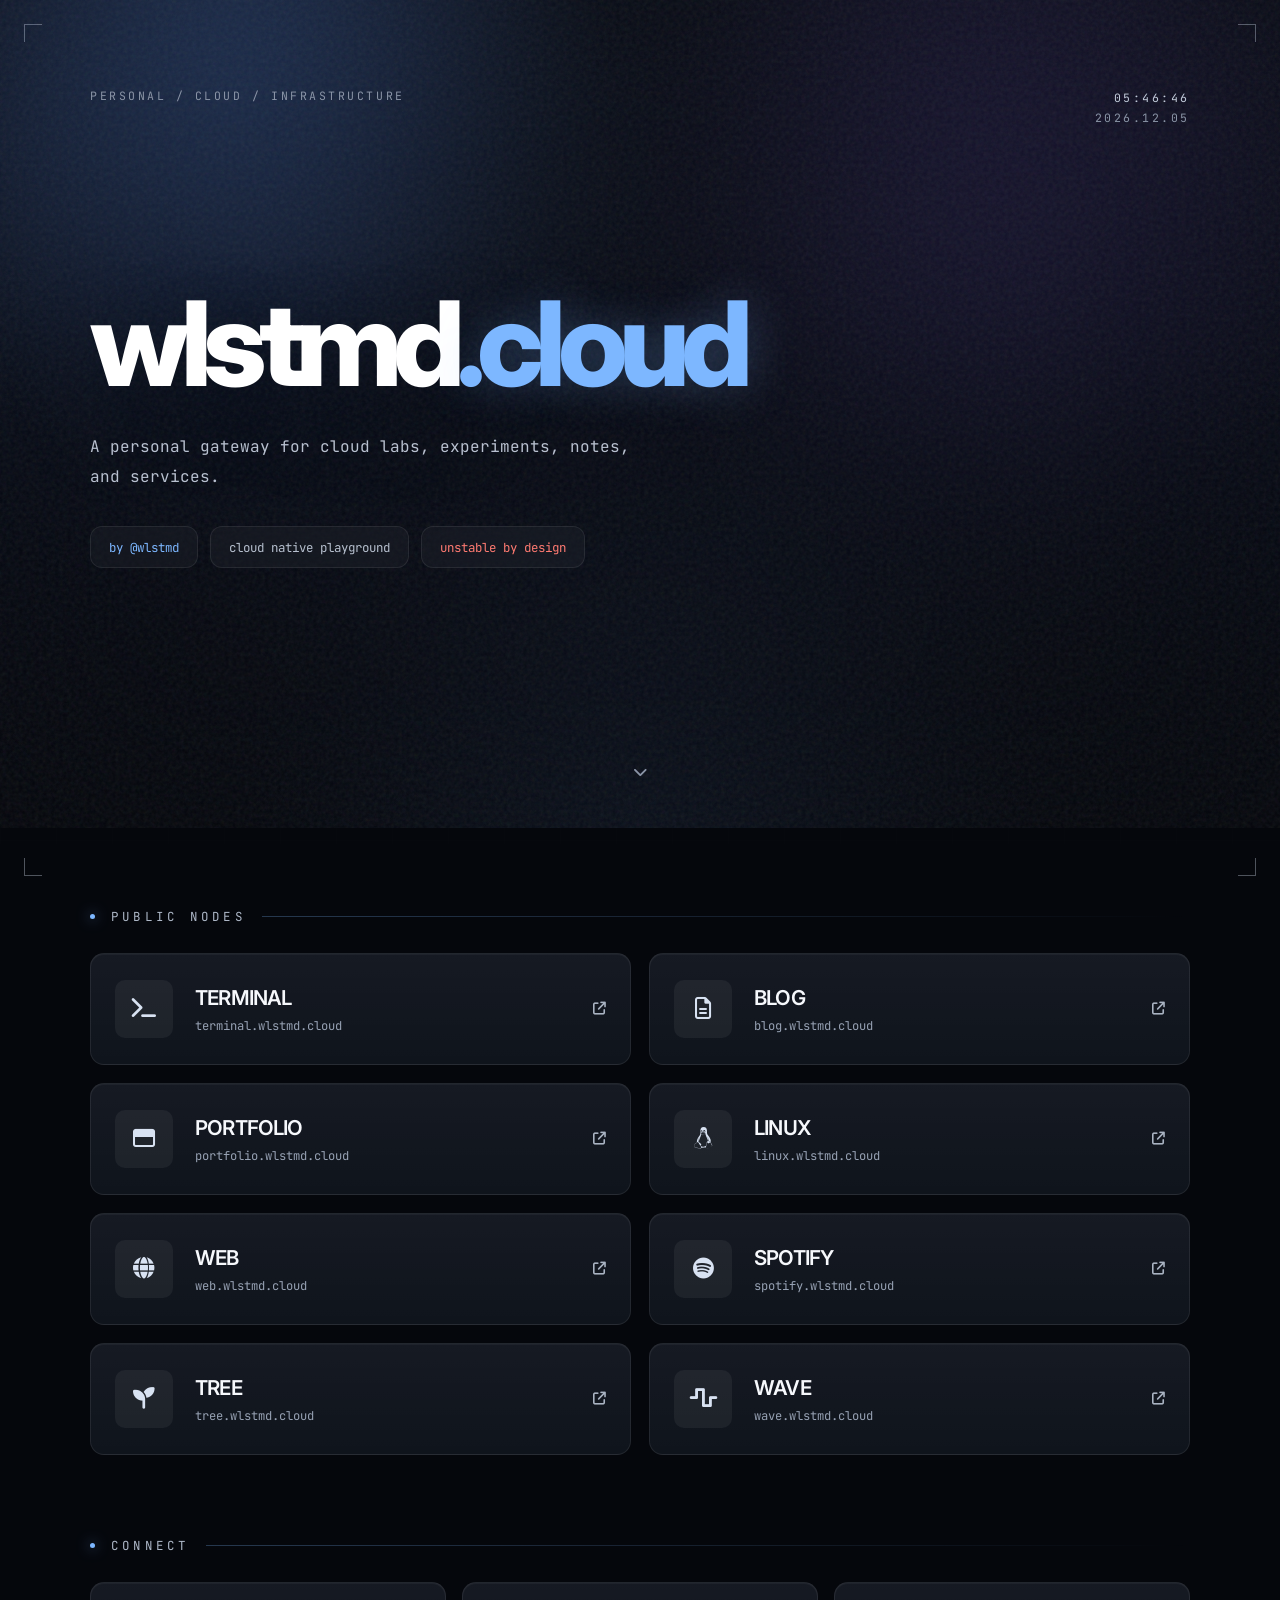
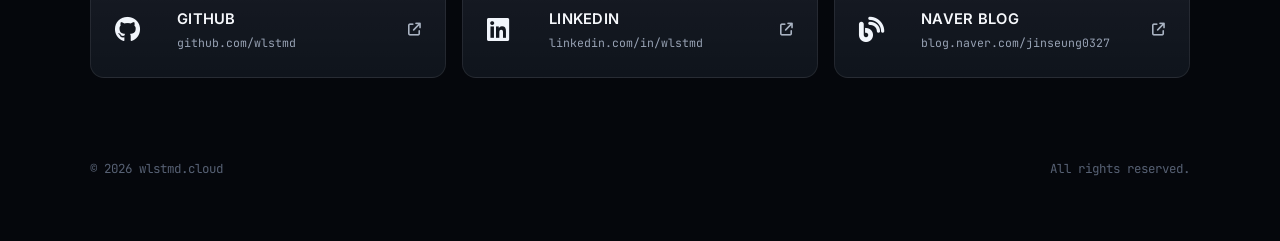
<file: index.html>
<!doctype html>
<html lang="en">
  <head>
    <meta charset="UTF-8" />
    <meta name="viewport" content="width=device-width, initial-scale=1.0" />
    <link rel="icon" href="./images/logo.png" />
    <link rel="stylesheet" href="./style.css" />
    <link
      rel="stylesheet"
      href="https://cdnjs.cloudflare.com/ajax/libs/font-awesome/6.4.2/css/all.min.css"
    />
    <title>Jinseung Yu</title>
  </head>

  <body>
    <div class="corner tl"></div>
    <div class="corner tr"></div>
    <div class="corner bl"></div>
    <div class="corner br"></div>

    <header class="hero">
      <div class="ambient"></div>
      <div class="grain"></div>

      <nav class="topbar">
        <span class="top-label">personal / cloud / infrastructure</span>
        <div class="clock-strip">
          <div id="clock"></div>
          <div id="date-str"></div>
        </div>
      </nav>

      <div class="hero-inner">
        <h1 class="domain-name">wlstmd<span>.cloud</span></h1>

        <p class="hero-desc">
          A personal gateway for cloud labs, experiments, notes, and services.
        </p>

        <div class="meta">
          <a href="https://github.com/wlstmd" target="_blank">by @wlstmd</a>
          <span>cloud native playground</span>
          <span class="danger">unstable by design</span>
        </div>
      </div>

      <a href="#nodes" class="scroll-down" aria-label="Scroll down">
        <i class="fa-solid fa-chevron-down"></i>
      </a>
    </header>

    <main class="container">
      <section id="nodes" class="section">
        <div class="section-title">
          <span></span>
          <p>public nodes</p>
        </div>

        <div class="sites-grid">
          <a
            href="https://terminal.wlstmd.cloud"
            target="_blank"
            class="site-card"
          >
            <div class="site-icon"><i class="fa-solid fa-terminal"></i></div>
            <div class="site-info">
              <strong>Terminal</strong>
              <small>terminal.wlstmd.cloud</small>
            </div>
            <i class="fa-solid fa-arrow-up-right-from-square arrow"></i>
          </a>

          <a href="https://blog.wlstmd.cloud" target="_blank" class="site-card">
            <div class="site-icon">
              <i class="fa-regular fa-file-lines"></i>
            </div>
            <div class="site-info">
              <strong>Blog</strong>
              <small>blog.wlstmd.cloud</small>
            </div>
            <i class="fa-solid fa-arrow-up-right-from-square arrow"></i>
          </a>

          <a
            href="https://portfolio.wlstmd.cloud"
            target="_blank"
            class="site-card"
          >
            <div class="site-icon">
              <i class="fa-regular fa-window-maximize"></i>
            </div>
            <div class="site-info">
              <strong>Portfolio</strong>
              <small>portfolio.wlstmd.cloud</small>
            </div>
            <i class="fa-solid fa-arrow-up-right-from-square arrow"></i>
          </a>

          <a
            href="https://linux.wlstmd.cloud"
            target="_blank"
            class="site-card"
          >
            <div class="site-icon"><i class="fa-brands fa-linux"></i></div>
            <div class="site-info">
              <strong>Linux</strong>
              <small>linux.wlstmd.cloud</small>
            </div>
            <i class="fa-solid fa-arrow-up-right-from-square arrow"></i>
          </a>

          <a href="https://web.wlstmd.cloud" target="_blank" class="site-card">
            <div class="site-icon"><i class="fa-solid fa-globe"></i></div>
            <div class="site-info">
              <strong>Web</strong>
              <small>web.wlstmd.cloud</small>
            </div>
            <i class="fa-solid fa-arrow-up-right-from-square arrow"></i>
          </a>

          <a
            href="https://spotify.wlstmd.cloud"
            target="_blank"
            class="site-card"
          >
            <div class="site-icon"><i class="fa-brands fa-spotify"></i></div>
            <div class="site-info">
              <strong>Spotify</strong>
              <small>spotify.wlstmd.cloud</small>
            </div>
            <i class="fa-solid fa-arrow-up-right-from-square arrow"></i>
          </a>

          <a href="https://tree.wlstmd.cloud" target="_blank" class="site-card">
            <div class="site-icon"><i class="fa-solid fa-seedling"></i></div>
            <div class="site-info">
              <strong>Tree</strong>
              <small>tree.wlstmd.cloud</small>
            </div>
            <i class="fa-solid fa-arrow-up-right-from-square arrow"></i>
          </a>

          <a href="https://wave.wlstmd.cloud" target="_blank" class="site-card">
            <div class="site-icon"><i class="fa-solid fa-wave-square"></i></div>
            <div class="site-info">
              <strong>Wave</strong>
              <small>wave.wlstmd.cloud</small>
            </div>
            <i class="fa-solid fa-arrow-up-right-from-square arrow"></i>
          </a>
        </div>
      </section>

      <section class="section connect-section">
        <div class="section-title">
          <span></span>
          <p>connect</p>
        </div>

        <div class="connect-grid">
          <a
            href="https://github.com/wlstmd"
            target="_blank"
            class="connect-card"
          >
            <i class="fa-brands fa-github"></i>
            <div>
              <strong>GitHub</strong>
              <small>github.com/wlstmd</small>
            </div>
            <i class="fa-solid fa-arrow-up-right-from-square arrow"></i>
          </a>

          <a
            href="https://www.linkedin.com/in/wlstmd"
            target="_blank"
            class="connect-card"
          >
            <i class="fa-brands fa-linkedin"></i>
            <div>
              <strong>LinkedIn</strong>
              <small>linkedin.com/in/wlstmd</small>
            </div>
            <i class="fa-solid fa-arrow-up-right-from-square arrow"></i>
          </a>

          <a
            href="https://blog.naver.com/jinseung0327"
            target="_blank"
            class="connect-card"
          >
            <i class="fa-solid fa-blog"></i>
            <div>
              <strong>Naver Blog</strong>
              <small>blog.naver.com/jinseung0327</small>
            </div>
            <i class="fa-solid fa-arrow-up-right-from-square arrow"></i>
          </a>
        </div>
      </section>

      <footer class="footer">
        <span>© 2026 wlstmd.cloud</span>
        <span>All rights reserved.</span>
      </footer>
    </main>

    <script>
      function tick() {
        const now = new Date();
        const pad = (n) => String(n).padStart(2, "0");

        document.getElementById("clock").textContent =
          `${pad(now.getHours())}:${pad(now.getMinutes())}:${pad(now.getSeconds())}`;

        document.getElementById("date-str").textContent =
          `${now.getFullYear()}.${pad(now.getMonth() + 1)}.${pad(now.getDate())}`;
      }

      tick();
      setInterval(tick, 1000);
    </script>
  </body>
</html>
</file>
<file: style.css>
@import url("https://fonts.googleapis.com/css2?family=Inter:wght@400;500;600;700;800&family=JetBrains+Mono:wght@400;500;600&display=swap");

:root {
  --bg: #05070c;
  --bg-soft: #080d15;
  --card: rgba(255, 255, 255, 0.045);
  --card-hover: rgba(255, 255, 255, 0.075);
  --border: rgba(255, 255, 255, 0.08);
  --border-hover: rgba(139, 170, 255, 0.35);
  --text: #f3f6fb;
  --muted: #8b95a7;
  --muted-2: #576174;
  --blue: #7db7ff;
  --blue-dark: #4f7fd7;
  --red: #ff7b72;
}

* {
  box-sizing: border-box;
  margin: 0;
  padding: 0;
}

html {
  scroll-behavior: smooth;
}

body {
  min-height: 100vh;
  overflow-x: hidden;
  background: var(--bg);
  color: var(--text);
  font-family: "Inter", sans-serif;
}

body::before {
  content: "";
  position: fixed;
  inset: 0;
  z-index: 0;
  pointer-events: none;
  background-image:
    linear-gradient(rgba(255, 255, 255, 0.025) 1px, transparent 1px),
    linear-gradient(90deg, rgba(255, 255, 255, 0.025) 1px, transparent 1px);
  background-size: 56px 56px;
  mask-image: linear-gradient(
    to bottom,
    transparent,
    black 20%,
    black 75%,
    transparent
  );
}

a {
  color: inherit;
  text-decoration: none;
}

/* corner */
.corner {
  position: fixed;
  width: 18px;
  height: 18px;
  z-index: 30;
  pointer-events: none;
  opacity: 0.35;
}

.corner::before,
.corner::after {
  content: "";
  position: absolute;
  background: #d7e2f3;
}

.corner::before {
  width: 100%;
  height: 1px;
}

.corner::after {
  width: 1px;
  height: 100%;
}

.corner.tl {
  top: 24px;
  left: 24px;
}

.corner.tr {
  top: 24px;
  right: 24px;
  transform: rotate(90deg);
}

.corner.bl {
  bottom: 24px;
  left: 24px;
  transform: rotate(-90deg);
}

.corner.br {
  right: 24px;
  bottom: 24px;
  transform: rotate(180deg);
}

/* hero */
.hero {
  position: relative;
  min-height: 92vh;
  display: flex;
  align-items: center;
  overflow: hidden;
  padding: 120px 0 90px;
}

.ambient {
  position: absolute;
  inset: 0;
  background:
    radial-gradient(
      circle at 18% 12%,
      rgba(76, 124, 210, 0.34),
      transparent 30%
    ),
    radial-gradient(
      circle at 78% 22%,
      rgba(91, 64, 170, 0.22),
      transparent 30%
    ),
    radial-gradient(circle at 50% 100%, rgba(33, 53, 88, 0.2), transparent 38%),
    linear-gradient(180deg, #080b13 0%, #060912 58%, #05070c 100%);
}

.ambient::after {
  content: "";
  position: absolute;
  inset: 0;
  backdrop-filter: blur(90px);
}

.grain {
  position: absolute;
  inset: 0;
  opacity: 0.2;
  pointer-events: none;
  background-image: url("data:image/svg+xml,%3Csvg viewBox='0 0 256 256' xmlns='http://www.w3.org/2000/svg'%3E%3Cfilter id='n'%3E%3CfeTurbulence type='fractalNoise' baseFrequency='0.8' numOctaves='4' stitchTiles='stitch'/%3E%3C/filter%3E%3Crect width='100%25' height='100%25' filter='url(%23n)' opacity='0.4'/%3E%3C/svg%3E");
}

.topbar {
  position: absolute;
  top: 88px;
  left: 50%;
  z-index: 2;
  width: min(1100px, calc(100% - 48px));
  display: flex;
  align-items: flex-start;
  justify-content: space-between;
  transform: translateX(-50%);
}

.top-label,
.clock-strip {
  color: var(--muted);
  font-family: "JetBrains Mono", monospace;
  font-size: 0.72rem;
  letter-spacing: 0.22em;
  text-transform: uppercase;
}

.clock-strip {
  text-align: right;
  line-height: 1.7;
}

#clock {
  color: #c3ccdb;
}

.hero-inner {
  position: relative;
  z-index: 2;
  width: min(1100px, calc(100% - 48px));
  margin: 0 auto;
}

.domain-name {
  max-width: 100%;
  font-size: clamp(4rem, 9.2vw, 8.4rem);
  font-weight: 800;
  line-height: 0.9;
  letter-spacing: -0.075em;
  white-space: nowrap;
  color: #ffffff;
  text-shadow: 0 30px 90px rgba(0, 0, 0, 0.45);
}

.domain-name span {
  color: var(--blue);
  text-shadow: 0 0 48px rgba(125, 183, 255, 0.28);
}

.hero-desc {
  max-width: 560px;
  margin-top: 36px;
  color: #b9c1d0;
  font-family: "JetBrains Mono", monospace;
  font-size: 1rem;
  line-height: 1.9;
}

.meta {
  display: flex;
  flex-wrap: wrap;
  gap: 12px;
  margin-top: 34px;
}

.meta a,
.meta span {
  display: inline-flex;
  align-items: center;
  min-height: 42px;
  padding: 0 18px;
  border: 1px solid var(--border);
  border-radius: 12px;
  background: rgba(255, 255, 255, 0.035);
  backdrop-filter: blur(18px);
  color: #b7c0cf;
  font-family: "JetBrains Mono", monospace;
  font-size: 0.78rem;
}

.meta a {
  color: var(--blue);
}

.meta .danger {
  color: var(--red);
}

.scroll-down {
  position: absolute;
  left: 50%;
  bottom: 48px;
  z-index: 2;
  color: var(--muted);
  font-size: 0.9rem;
  transform: translateX(-50%);
  animation: bounce 1.8s ease-in-out infinite;
}

/* main */
.container {
  position: relative;
  z-index: 2;
  width: min(1100px, calc(100% - 48px));
  margin: 0 auto;
  padding: 80px 0 64px;
}

.section {
  margin-bottom: 82px;
}

.section-title {
  display: flex;
  align-items: center;
  gap: 16px;
  margin-bottom: 28px;
}

.section-title span {
  width: 5px;
  height: 5px;
  border-radius: 50%;
  background: var(--blue);
  box-shadow: 0 0 14px rgba(125, 183, 255, 0.8);
}

.section-title p {
  color: #aeb8c8;
  font-family: "JetBrains Mono", monospace;
  font-size: 0.78rem;
  letter-spacing: 0.34em;
  text-transform: uppercase;
}

.section-title::after {
  content: "";
  flex: 1;
  height: 1px;
  background: linear-gradient(90deg, rgba(125, 183, 255, 0.28), transparent);
}

.sites-grid {
  display: grid;
  grid-template-columns: repeat(2, minmax(0, 1fr));
  gap: 18px;
}

.site-card,
.connect-card {
  position: relative;
  display: flex;
  align-items: center;
  min-height: 112px;
  padding: 24px;
  overflow: hidden;
  border: 1px solid var(--border);
  border-radius: 14px;
  background:
    linear-gradient(
      180deg,
      rgba(255, 255, 255, 0.055),
      rgba(255, 255, 255, 0.028)
    ),
    rgba(11, 16, 25, 0.8);
  box-shadow: inset 0 1px 0 rgba(255, 255, 255, 0.04);
  transition:
    transform 0.22s ease,
    border-color 0.22s ease,
    background 0.22s ease,
    box-shadow 0.22s ease;
}

.site-card::before,
.connect-card::before {
  content: "";
  position: absolute;
  inset: 0;
  opacity: 0;
  background: radial-gradient(
    circle at 20% 0%,
    rgba(125, 183, 255, 0.16),
    transparent 42%
  );
  transition: opacity 0.22s ease;
}

.site-card:hover,
.connect-card:hover {
  transform: translateY(-4px);
  border-color: var(--border-hover);
  background:
    linear-gradient(
      180deg,
      rgba(255, 255, 255, 0.075),
      rgba(255, 255, 255, 0.035)
    ),
    rgba(13, 19, 30, 0.86);
  box-shadow:
    0 24px 70px rgba(0, 0, 0, 0.32),
    inset 0 1px 0 rgba(255, 255, 255, 0.06);
}

.site-card:hover::before,
.connect-card:hover::before {
  opacity: 1;
}

.site-icon {
  position: relative;
  z-index: 1;
  width: 58px;
  height: 58px;
  display: grid;
  place-items: center;
  flex-shrink: 0;
  margin-right: 22px;
  border-radius: 10px;
  background: rgba(255, 255, 255, 0.055);
  color: #d8e2f2;
  font-size: 1.35rem;
}

.site-info {
  position: relative;
  z-index: 1;
  display: flex;
  flex-direction: column;
  gap: 8px;
}

.site-info strong,
.connect-card strong {
  color: #f6f8fc;
  font-size: 1.28rem;
  font-weight: 600;
  letter-spacing: -0.04em;
  text-transform: uppercase;
}

.site-info small,
.connect-card small {
  color: #97a2b4;
  font-family: "JetBrains Mono", monospace;
  font-size: 0.76rem;
}

.arrow {
  position: relative;
  z-index: 1;
  margin-left: auto;
  color: #aab4c3;
  font-size: 0.8rem;
  transition:
    transform 0.22s ease,
    color 0.22s ease;
}

.site-card:hover .arrow,
.connect-card:hover .arrow {
  color: var(--blue);
  transform: translate(3px, -3px);
}

/* connect */
.connect-grid {
  display: grid;
  grid-template-columns: repeat(3, minmax(0, 1fr));
  gap: 16px;
}

.connect-card {
  min-height: 96px;
}

.connect-card > i:first-child {
  position: relative;
  z-index: 1;
  width: 44px;
  margin-right: 18px;
  color: #f1f5fb;
  font-size: 1.6rem;
}

.connect-card div {
  position: relative;
  z-index: 1;
  display: flex;
  flex-direction: column;
  gap: 7px;
}

.connect-card strong {
  font-size: 0.92rem;
  letter-spacing: 0.02em;
}

.connect-card small {
  font-size: 0.72rem;
}

/* footer */
.footer {
  display: flex;
  justify-content: space-between;
  gap: 20px;
  color: var(--muted-2);
  font-family: "JetBrains Mono", monospace;
  font-size: 0.78rem;
}

/* animations */
@keyframes bounce {
  0%,
  100% {
    transform: translate(-50%, 0);
  }

  50% {
    transform: translate(-50%, 8px);
  }
}

/* responsive */
@media (max-width: 900px) {
  .hero {
    min-height: 86vh;
  }

  .domain-name {
    font-size: clamp(3.2rem, 13vw, 6rem);
    white-space: normal;
    letter-spacing: -0.065em;
  }

  .sites-grid,
  .connect-grid {
    grid-template-columns: 1fr;
  }

  .topbar {
    top: 56px;
  }
}

@media (max-width: 640px) {
  .hero {
    min-height: auto;
    padding: 130px 0 90px;
  }

  .topbar {
    flex-direction: column;
    gap: 20px;
  }

  .clock-strip {
    text-align: left;
  }

  .hero-inner,
  .container,
  .topbar {
    width: min(100% - 36px, 1100px);
  }

  .domain-name {
    font-size: clamp(3rem, 16vw, 4.8rem);
  }

  .hero-desc {
    font-size: 0.88rem;
  }

  .site-card {
    min-height: 102px;
    padding: 20px;
  }

  .site-icon {
    width: 50px;
    height: 50px;
    margin-right: 16px;
  }

  .site-info strong {
    font-size: 1.05rem;
  }

  .footer {
    flex-direction: column;
  }
}
</file>
